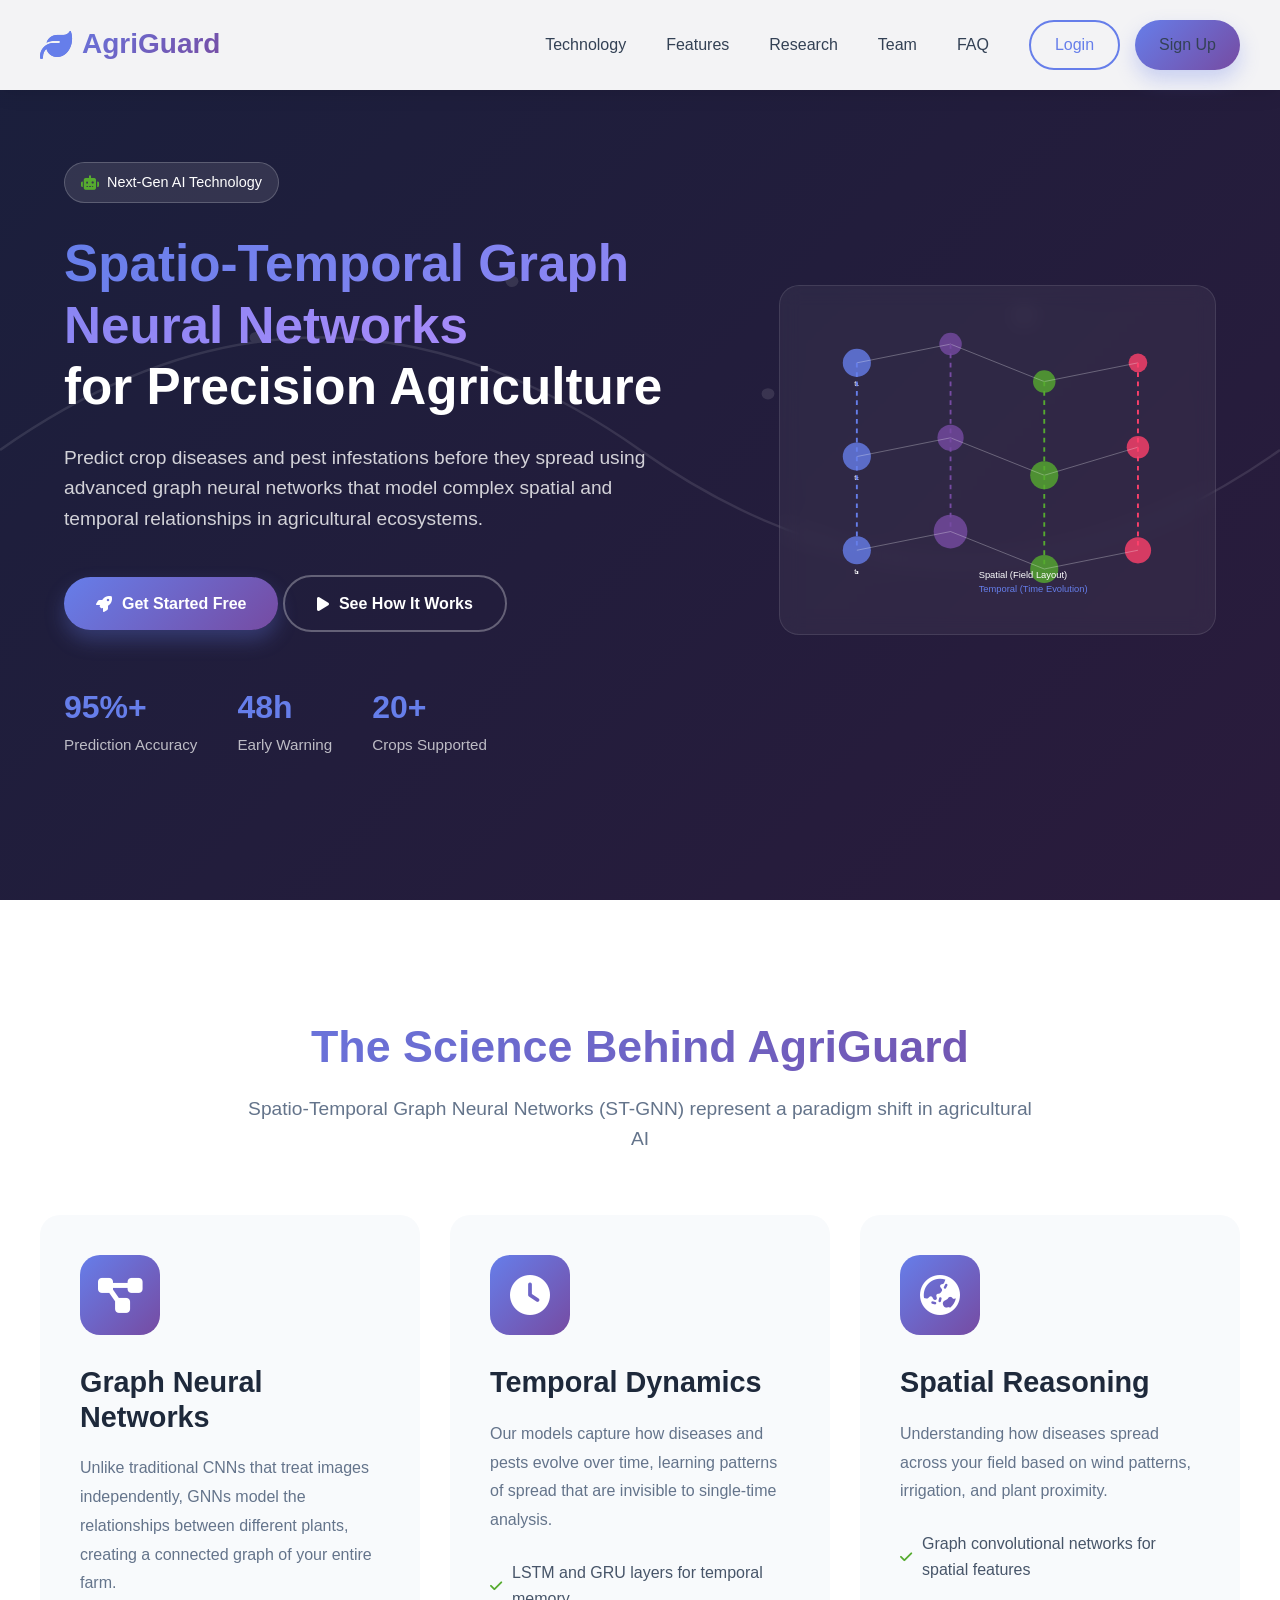
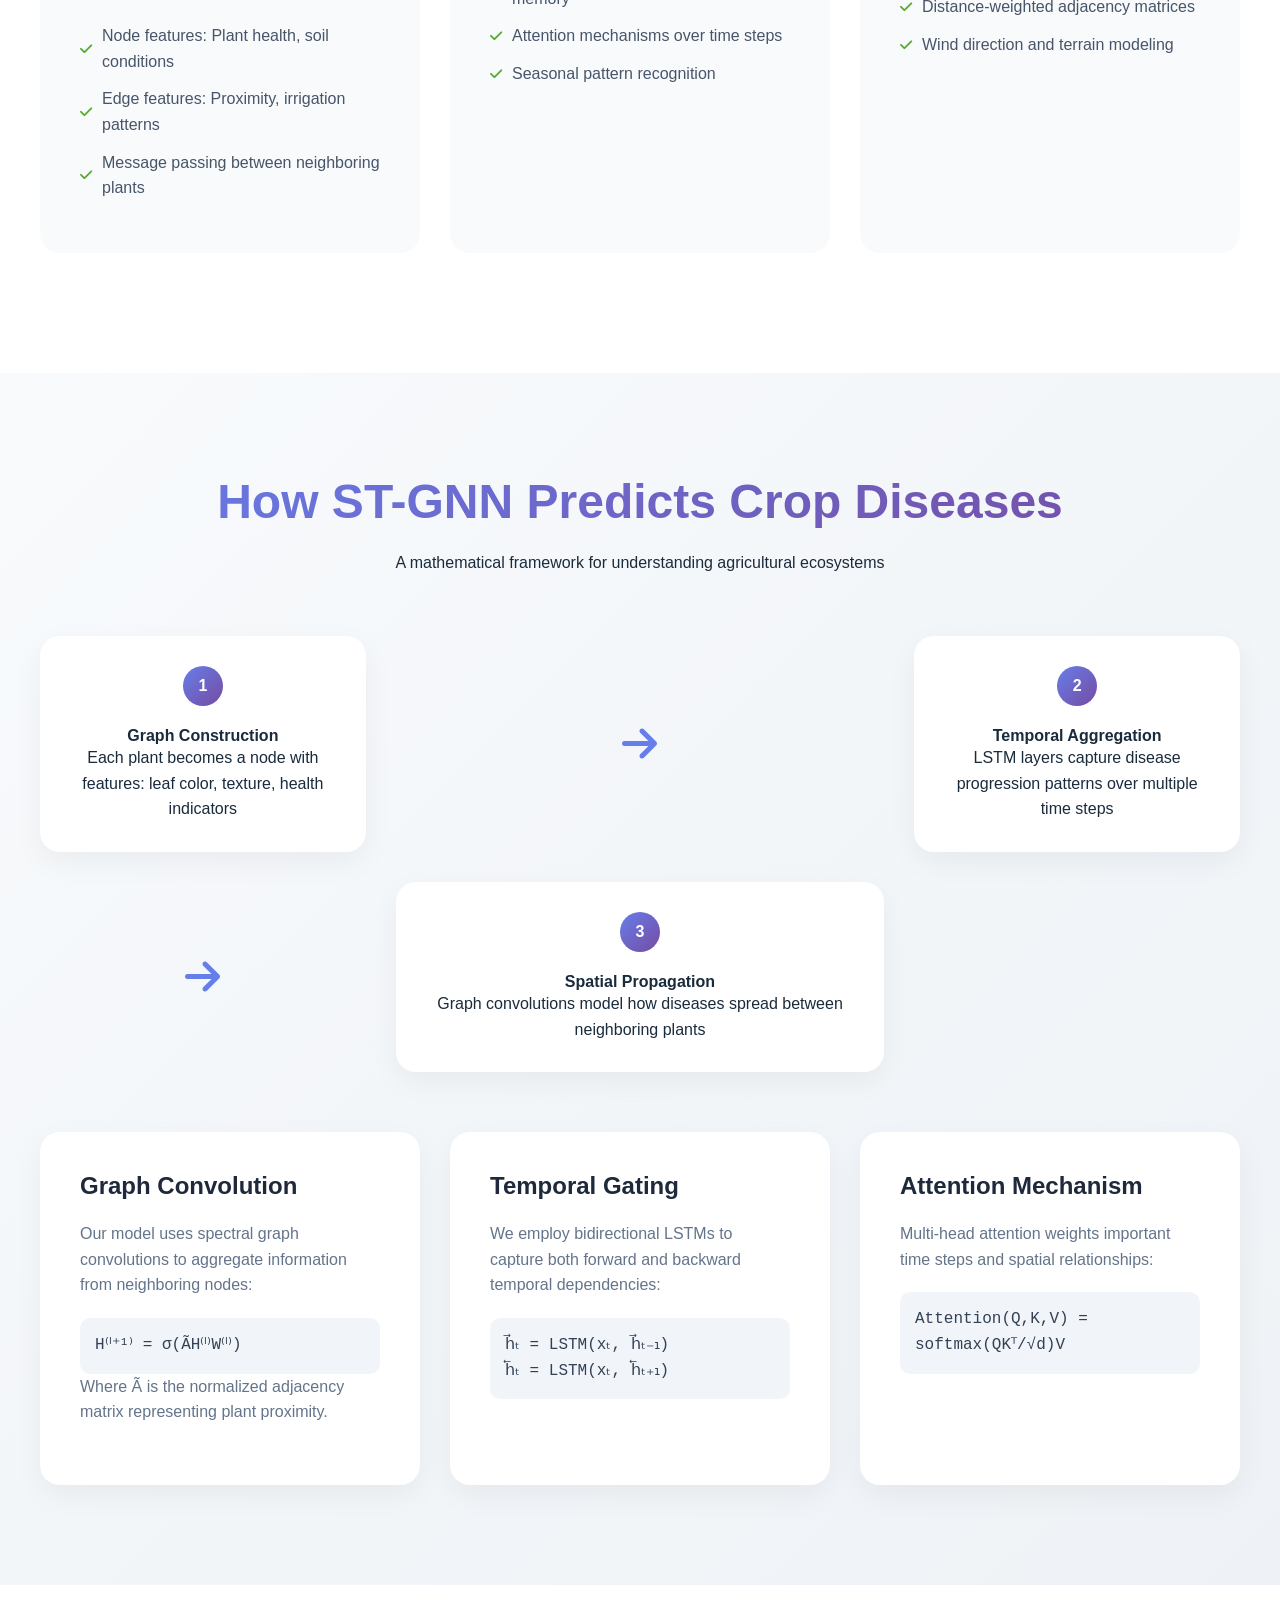
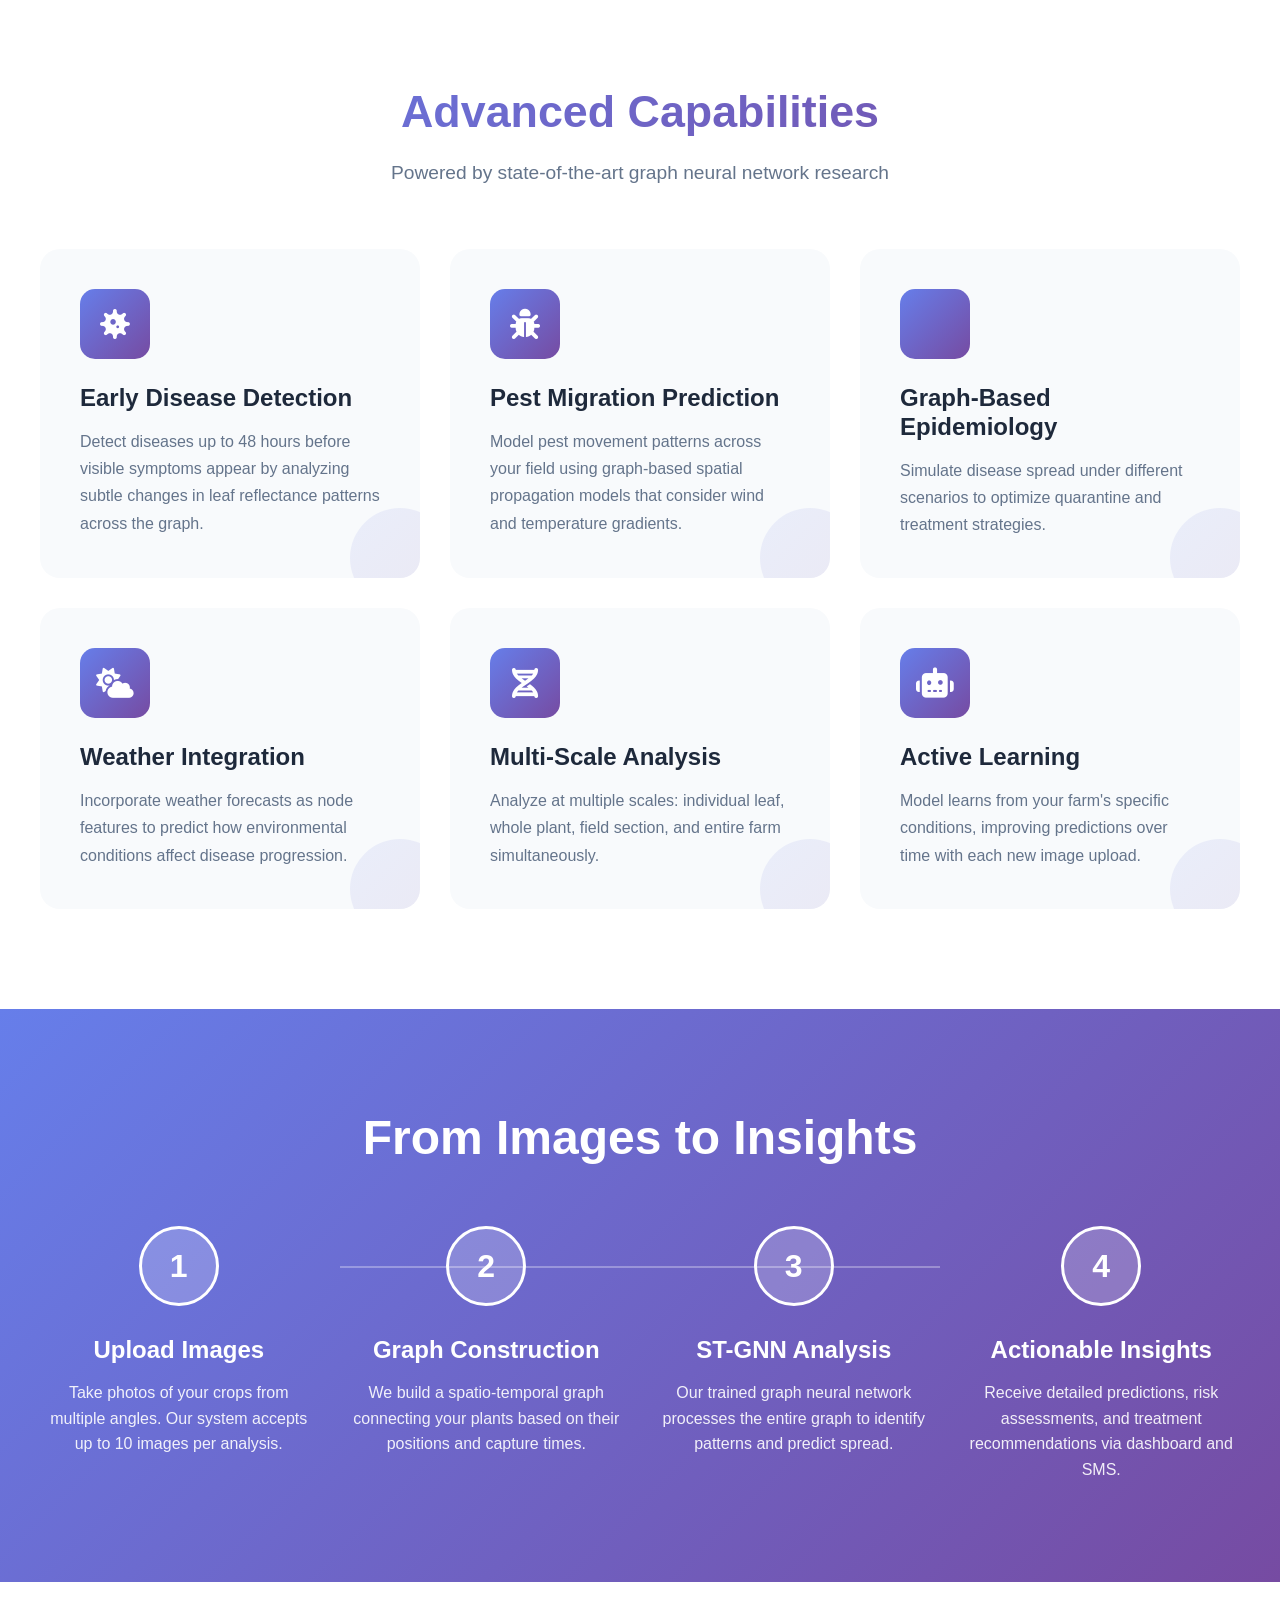
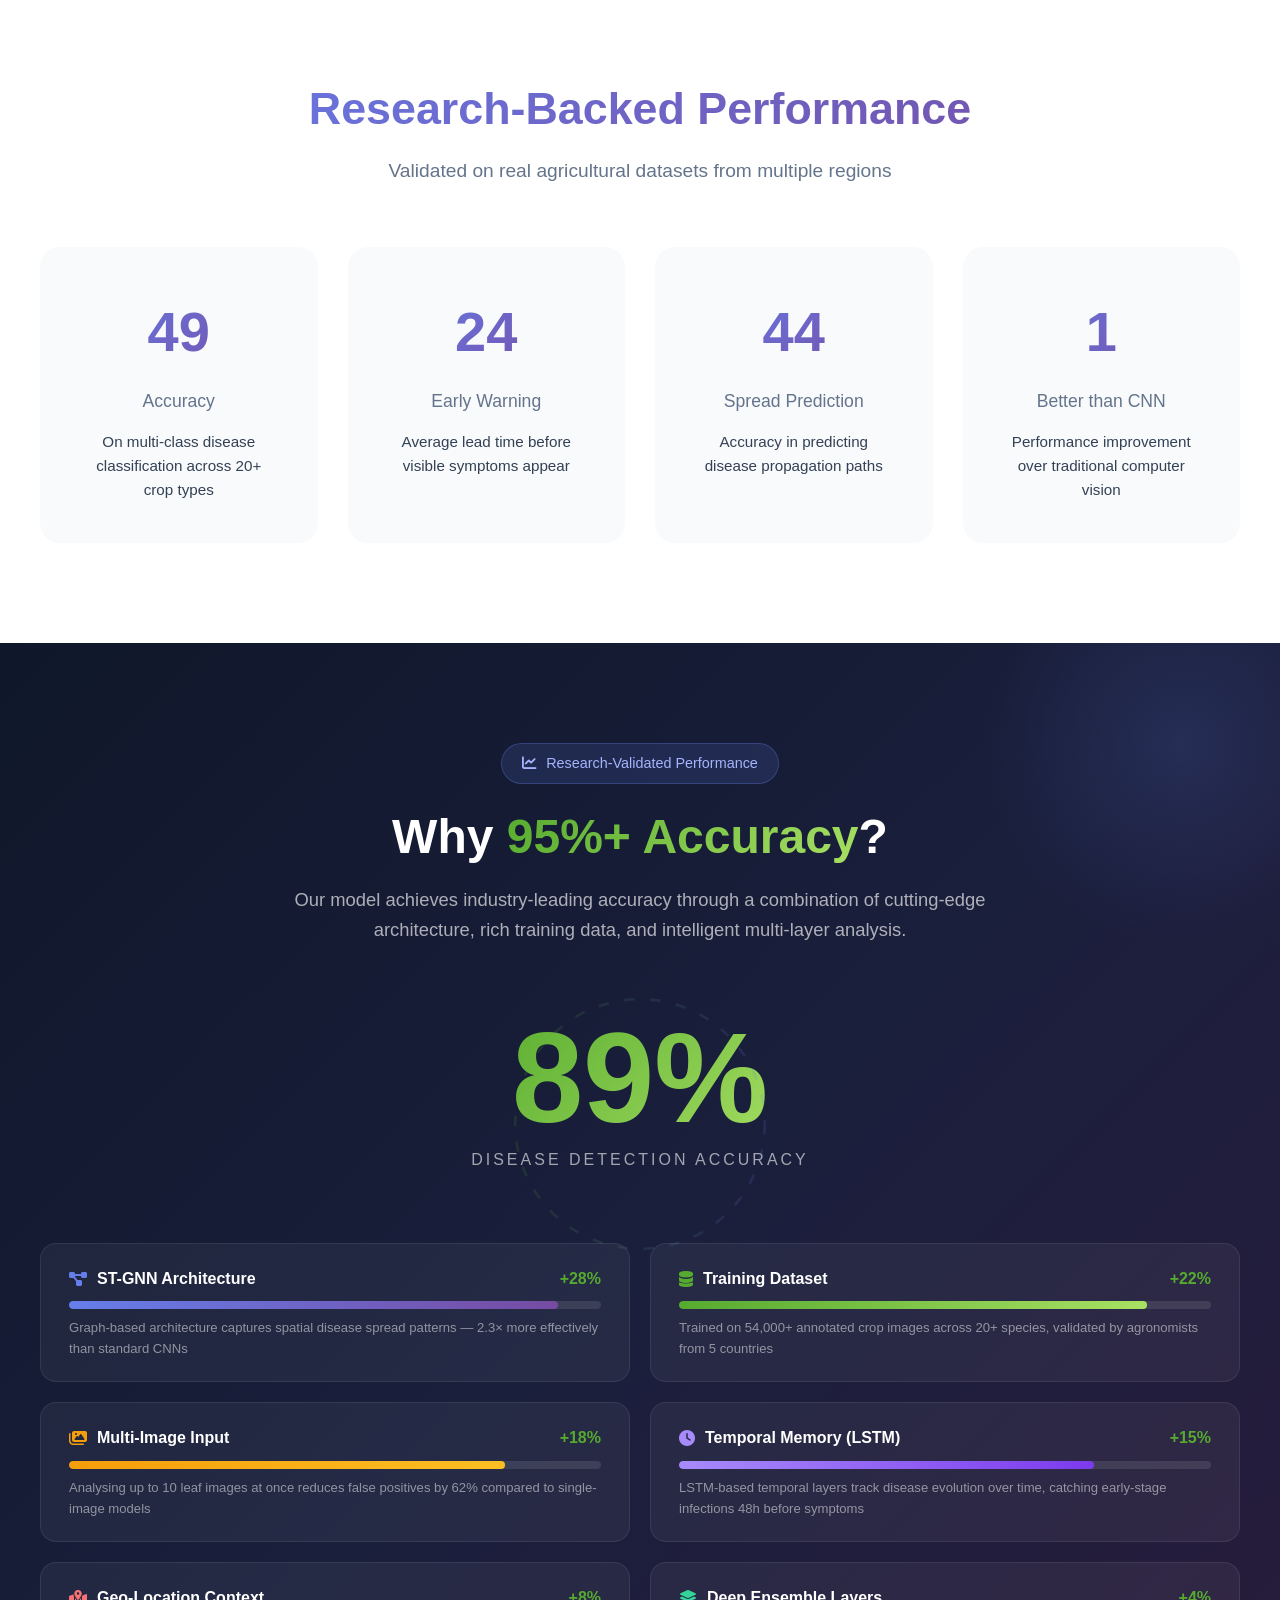
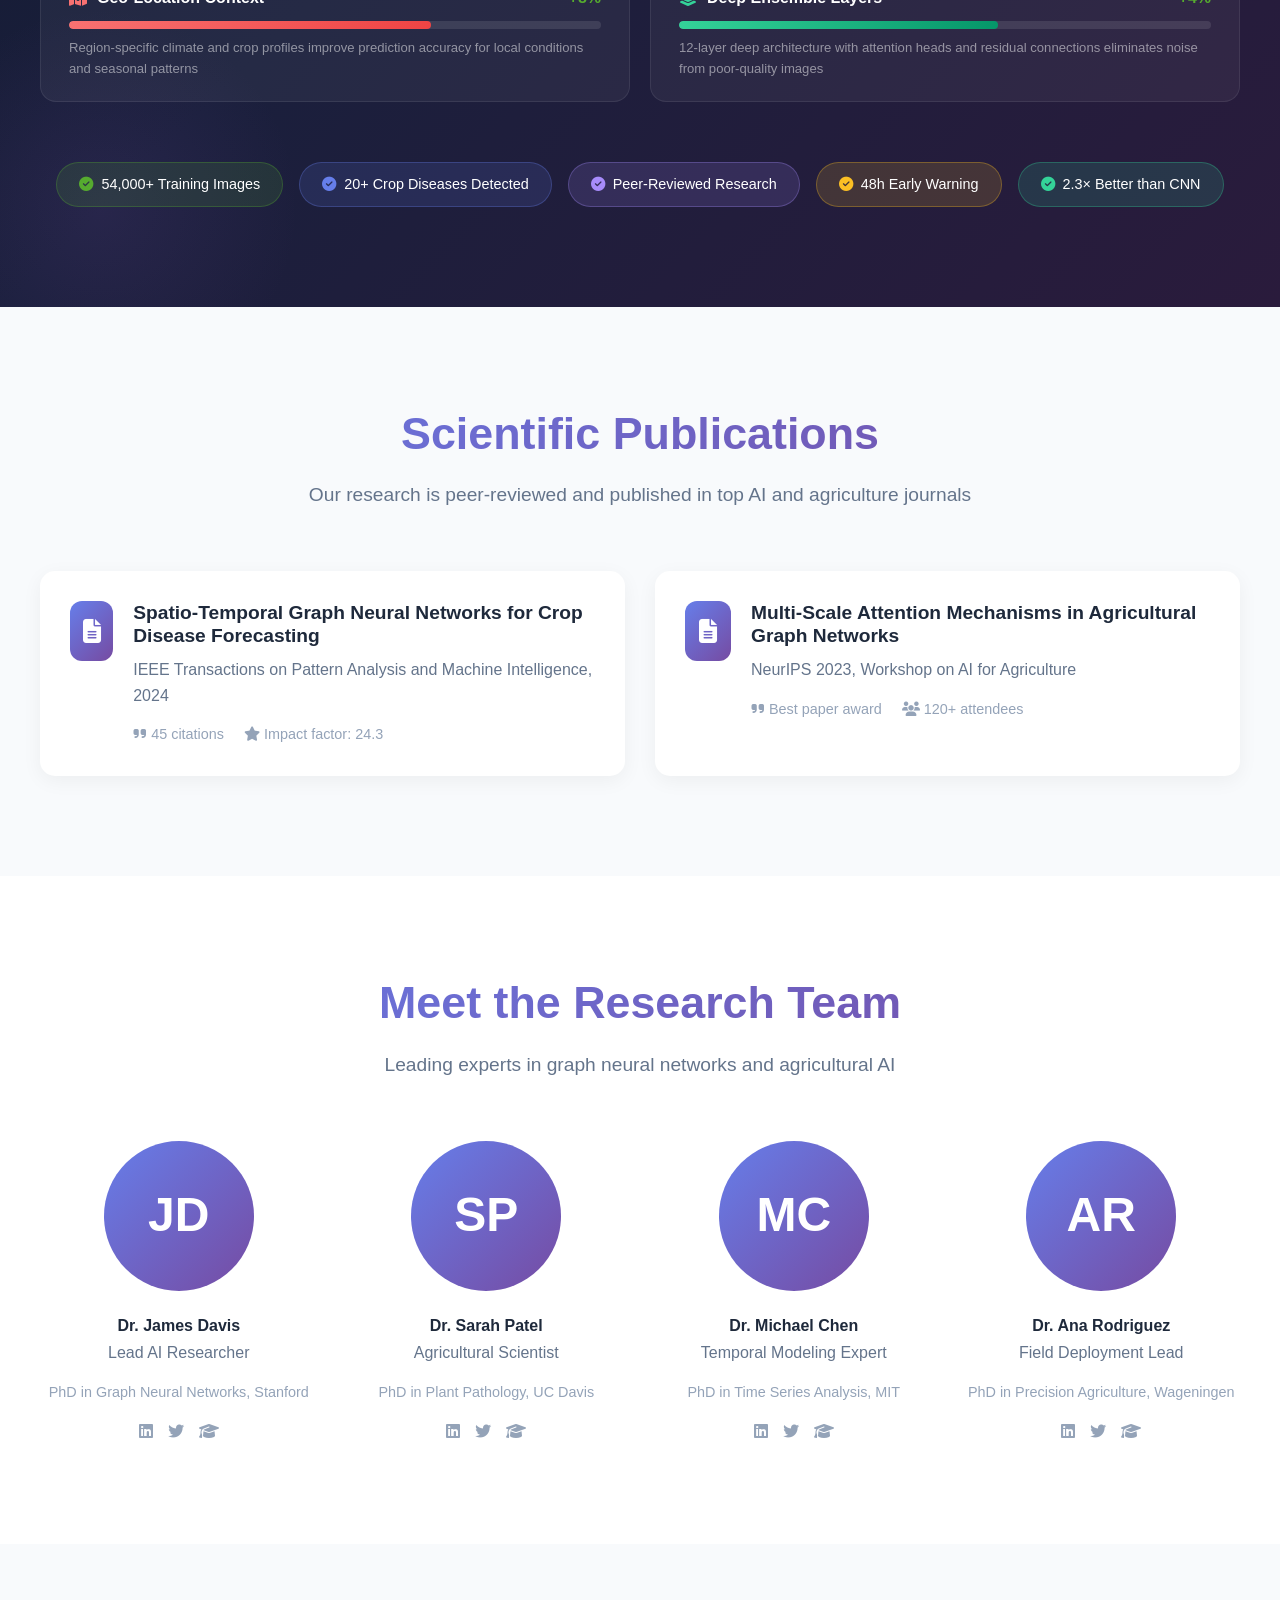
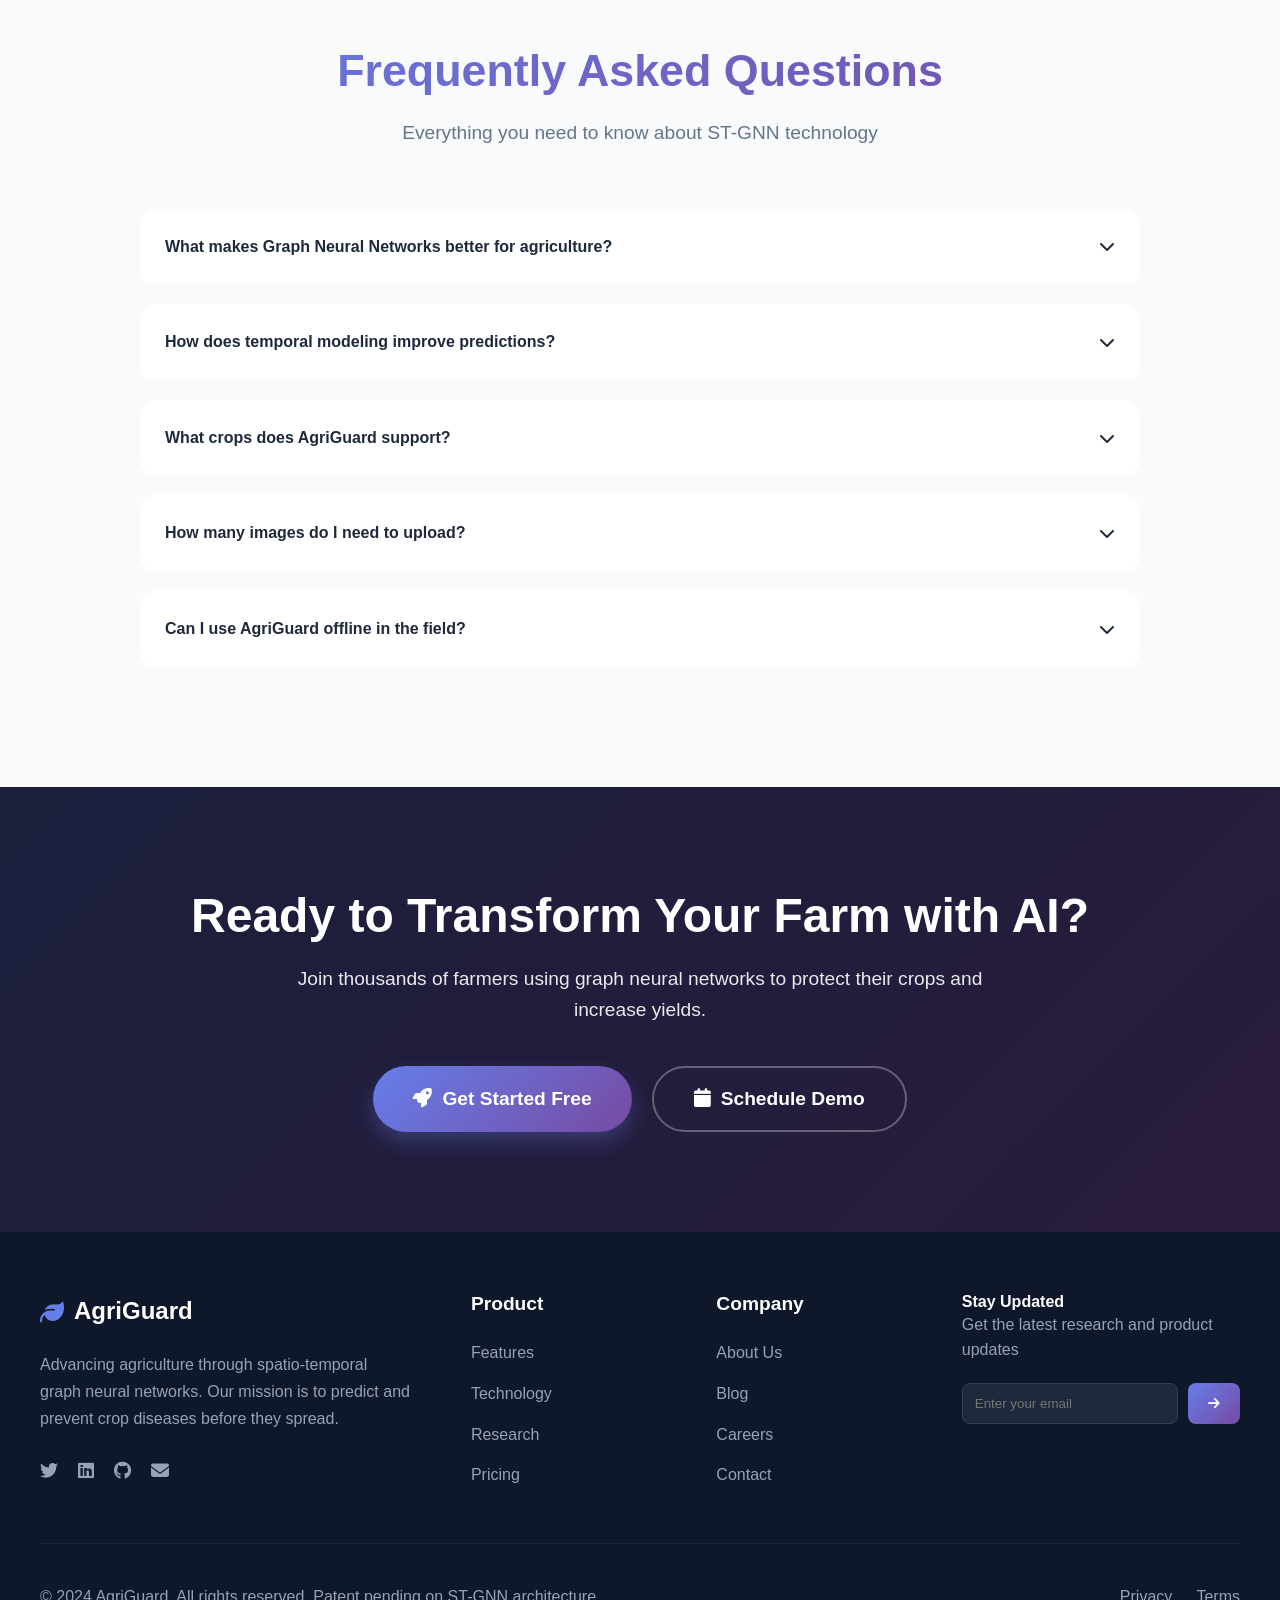
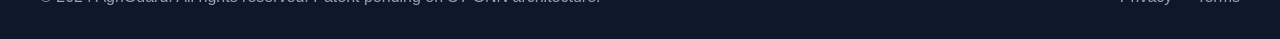
<file: templates/index.html>
<!DOCTYPE html>
<html lang="en">

<head>
    <meta charset="UTF-8">
    <meta name="viewport" content="width=device-width, initial-scale=1.0">
    <title>AgriGuard | Spatio-Temporal Graph Neural Networks for Crop Protection</title>
    <link rel="stylesheet" href="https://cdnjs.cloudflare.com/ajax/libs/font-awesome/6.4.0/css/all.min.css">
    <style>
        /* ========== RESET & BASE ========== */
        * {
            margin: 0;
            padding: 0;
            box-sizing: border-box;
        }

        body {
            font-family: 'Inter', -apple-system, BlinkMacSystemFont, 'Segoe UI', Roboto, sans-serif;
            line-height: 1.6;
            color: #1a2b3c;
            overflow-x: hidden;
            background: #f8fafc;
        }

        /* Smooth scrolling */
        html {
            scroll-behavior: smooth;
        }

        /* Custom scrollbar */
        ::-webkit-scrollbar {
            width: 10px;
        }

        ::-webkit-scrollbar-track {
            background: #f1f5f9;
        }

        ::-webkit-scrollbar-thumb {
            background: linear-gradient(135deg, #667eea 0%, #764ba2 100%);
            border-radius: 5px;
        }

        /* ========== TYPOGRAPHY ========== */
        h1,
        h2,
        h3,
        h4 {
            font-weight: 700;
            line-height: 1.2;
        }

        .section-title {
            text-align: center;
            margin-bottom: 60px;
        }

        .section-title h2 {
            font-size: 2.8rem;
            background: linear-gradient(135deg, #667eea 0%, #764ba2 100%);
            -webkit-background-clip: text;
            -webkit-text-fill-color: transparent;
            background-clip: text;
            margin-bottom: 20px;
        }

        .section-title p {
            color: #64748b;
            font-size: 1.2rem;
            max-width: 800px;
            margin: 0 auto;
        }

        /* ========== BUTTONS ========== */
        .btn {
            display: inline-flex;
            align-items: center;
            gap: 10px;
            padding: 14px 32px;
            border-radius: 50px;
            font-weight: 600;
            text-decoration: none;
            transition: all 0.3s ease;
            border: none;
            cursor: pointer;
            font-size: 1rem;
        }

        .btn-primary {
            background: linear-gradient(135deg, #667eea 0%, #764ba2 100%);
            color: white;
            box-shadow: 0 10px 20px rgba(102, 126, 234, 0.3);
        }

        .btn-primary:hover {
            transform: translateY(-3px);
            box-shadow: 0 15px 30px rgba(102, 126, 234, 0.4);
        }

        .btn-outline {
            background: transparent;
            color: white;
            border: 2px solid rgba(255, 255, 255, 0.3);
        }

        .btn-outline:hover {
            background: white;
            color: #667eea;
            border-color: white;
        }

        .btn-secondary {
            background: white;
            color: #667eea;
            box-shadow: 0 10px 20px rgba(0, 0, 0, 0.1);
        }

        .btn-secondary:hover {
            transform: translateY(-3px);
            box-shadow: 0 15px 30px rgba(0, 0, 0, 0.15);
        }

        /* ========== NAVIGATION ========== */
        .navbar {
            position: fixed;
            top: 0;
            left: 0;
            width: 100%;
            z-index: 1000;
            padding: 20px 0;
            transition: all 0.3s ease;
            background: rgba(255, 255, 255, 0.95);
            backdrop-filter: blur(10px);
            box-shadow: 0 2px 20px rgba(0, 0, 0, 0.1);
        }

        .navbar.scrolled {
            padding: 15px 0;
            background: white;
        }

        .navbar-container {
            max-width: 1400px;
            margin: 0 auto;
            padding: 0 40px;
            display: flex;
            justify-content: space-between;
            align-items: center;
        }

        .navbar-brand {
            display: flex;
            align-items: center;
            gap: 10px;
            font-size: 28px;
            font-weight: 700;
            background: linear-gradient(135deg, #667eea 0%, #764ba2 100%);
            -webkit-background-clip: text;
            -webkit-text-fill-color: transparent;
            text-decoration: none;
        }

        .navbar-brand i {
            font-size: 32px;
            color: #667eea;
            -webkit-text-fill-color: #667eea;
        }

        .nav-links {
            display: flex;
            gap: 40px;
            align-items: center;
        }

        .nav-links a {
            color: #334155;
            text-decoration: none;
            font-weight: 500;
            transition: color 0.3s ease;
        }

        .nav-links a:hover {
            color: #667eea;
        }

        .nav-buttons {
            display: flex;
            gap: 15px;
        }

        .nav-buttons .btn {
            padding: 10px 24px;
        }

        /* ========== HERO SECTION ========== */
        .hero {
            min-height: 100vh;
            background: linear-gradient(135deg, #1a1f3c 0%, #2a1b3c 100%);
            position: relative;
            overflow: hidden;
            display: flex;
            align-items: center;
            padding: 0 40px;
        }

        /* Animated background */
        .hero-bg {
            position: absolute;
            top: 0;
            left: 0;
            width: 100%;
            height: 100%;
            opacity: 0.1;
        }

        .hero-bg svg {
            width: 100%;
            height: 100%;
        }

        .hero-content {
            max-width: 1400px;
            margin: 0 auto;
            display: grid;
            grid-template-columns: 1.2fr 0.8fr;
            gap: 60px;
            align-items: center;
            position: relative;
            z-index: 2;
        }

        .hero-text {
            color: white;
        }

        .hero-badge {
            display: inline-flex;
            align-items: center;
            gap: 8px;
            background: rgba(255, 255, 255, 0.1);
            padding: 8px 16px;
            border-radius: 50px;
            font-size: 0.9rem;
            margin-bottom: 30px;
            border: 1px solid rgba(255, 255, 255, 0.2);
        }

        .hero-badge i {
            color: #56ab2f;
        }

        .hero-text h1 {
            font-size: 4.2rem;
            margin-bottom: 25px;
            line-height: 1.2;
        }

        .hero-highlight {
            background: linear-gradient(135deg, #667eea, #a78bfa);
            -webkit-background-clip: text;
            -webkit-text-fill-color: transparent;
            background-clip: text;
        }

        .hero-text p {
            font-size: 1.3rem;
            color: rgba(255, 255, 255, 0.8);
            margin-bottom: 40px;
            max-width: 600px;
        }

        .hero-stats {
            display: flex;
            gap: 40px;
            margin-top: 50px;
        }

        .hero-stat {
            display: flex;
            flex-direction: column;
        }

        .hero-stat .number {
            font-size: 2.5rem;
            font-weight: 700;
            color: #667eea;
        }

        .hero-stat .label {
            color: rgba(255, 255, 255, 0.7);
            font-size: 0.95rem;
        }

        .hero-visual {
            position: relative;
        }

        .graph-container {
            background: rgba(255, 255, 255, 0.05);
            border-radius: 20px;
            padding: 30px;
            backdrop-filter: blur(10px);
            border: 1px solid rgba(255, 255, 255, 0.1);
            animation: float 6s ease-in-out infinite;
        }

        @keyframes float {

            0%,
            100% {
                transform: translateY(0);
            }

            50% {
                transform: translateY(-20px);
            }
        }

        .graph-svg {
            width: 100%;
            height: auto;
        }

        .graph-node {
            transition: all 0.3s ease;
            cursor: pointer;
        }

        .graph-node:hover {
            filter: drop-shadow(0 0 15px rgba(102, 126, 234, 0.5));
        }

        /* ========== TECHNOLOGY SECTION ========== */
        .technology {
            padding: 120px 40px;
            background: white;
        }

        .tech-grid {
            max-width: 1400px;
            margin: 0 auto;
            display: grid;
            grid-template-columns: repeat(3, 1fr);
            gap: 30px;
        }

        .tech-card {
            background: #f8fafc;
            border-radius: 20px;
            padding: 40px;
            transition: all 0.3s ease;
            position: relative;
            overflow: hidden;
        }

        .tech-card::before {
            content: '';
            position: absolute;
            top: 0;
            left: 0;
            right: 0;
            height: 4px;
            background: linear-gradient(90deg, #667eea, #764ba2);
            transform: scaleX(0);
            transition: transform 0.3s ease;
        }

        .tech-card:hover::before {
            transform: scaleX(1);
        }

        .tech-card:hover {
            transform: translateY(-10px);
            box-shadow: 0 20px 40px rgba(0, 0, 0, 0.1);
        }

        .tech-icon {
            width: 80px;
            height: 80px;
            background: linear-gradient(135deg, #667eea 0%, #764ba2 100%);
            border-radius: 20px;
            display: flex;
            align-items: center;
            justify-content: center;
            margin-bottom: 30px;
        }

        .tech-icon i {
            font-size: 40px;
            color: white;
        }

        .tech-card h3 {
            font-size: 1.8rem;
            margin-bottom: 20px;
            color: #1e293b;
        }

        .tech-card p {
            color: #64748b;
            line-height: 1.8;
        }

        .tech-features {
            margin-top: 25px;
            list-style: none;
        }

        .tech-features li {
            display: flex;
            align-items: center;
            gap: 10px;
            margin-bottom: 12px;
            color: #475569;
        }

        .tech-features i {
            color: #56ab2f;
            font-size: 14px;
        }

        /* ========== ST-GNN EXPLANATION ========== */
        .gnn-explanation {
            padding: 100px 40px;
            background: linear-gradient(135deg, #f8fafc 0%, #eef2f6 100%);
        }

        .gnn-container {
            max-width: 1400px;
            margin: 0 auto;
        }

        .gnn-header {
            text-align: center;
            margin-bottom: 60px;
        }

        .gnn-header h2 {
            font-size: 3rem;
            background: linear-gradient(135deg, #667eea 0%, #764ba2 100%);
            -webkit-background-clip: text;
            -webkit-text-fill-color: transparent;
            margin-bottom: 20px;
        }

        .gnn-diagram {
            display: grid;
            grid-template-columns: 1fr 1.5fr 1fr;
            gap: 30px;
            align-items: center;
            margin: 60px 0;
        }

        .gnn-step {
            text-align: center;
            padding: 30px;
            background: white;
            border-radius: 20px;
            box-shadow: 0 10px 30px rgba(0, 0, 0, 0.05);
        }

        .step-number {
            width: 40px;
            height: 40px;
            background: linear-gradient(135deg, #667eea 0%, #764ba2 100%);
            color: white;
            border-radius: 50%;
            display: flex;
            align-items: center;
            justify-content: center;
            margin: 0 auto 20px;
            font-weight: 700;
        }

        .gnn-arrow {
            font-size: 40px;
            color: #667eea;
            text-align: center;
        }

        .gnn-description {
            display: grid;
            grid-template-columns: repeat(3, 1fr);
            gap: 30px;
            margin-top: 60px;
        }

        .gnn-card {
            background: white;
            padding: 40px;
            border-radius: 20px;
            box-shadow: 0 10px 30px rgba(0, 0, 0, 0.05);
        }

        .gnn-card h4 {
            font-size: 1.5rem;
            margin-bottom: 20px;
            color: #1e293b;
        }

        .gnn-card p {
            color: #64748b;
            margin-bottom: 20px;
        }

        .gnn-card .math {
            background: #f1f5f9;
            padding: 15px;
            border-radius: 10px;
            font-family: 'Courier New', monospace;
            color: #334155;
        }

        /* ========== FEATURES GRID ========== */
        .features {
            padding: 100px 40px;
            background: white;
        }

        .features-grid {
            max-width: 1400px;
            margin: 0 auto;
            display: grid;
            grid-template-columns: repeat(auto-fit, minmax(350px, 1fr));
            gap: 30px;
        }

        .feature-card {
            background: #f8fafc;
            border-radius: 20px;
            padding: 40px;
            transition: all 0.3s ease;
            position: relative;
            overflow: hidden;
        }

        .feature-card::after {
            content: '';
            position: absolute;
            bottom: 0;
            right: 0;
            width: 100px;
            height: 100px;
            background: linear-gradient(135deg, #667eea 0%, #764ba2 100%);
            opacity: 0.1;
            border-radius: 50%;
            transform: translate(30px, 30px);
        }

        .feature-card:hover {
            transform: translateY(-5px);
            box-shadow: 0 20px 40px rgba(0, 0, 0, 0.1);
        }

        .feature-icon {
            width: 70px;
            height: 70px;
            background: linear-gradient(135deg, #667eea 0%, #764ba2 100%);
            border-radius: 15px;
            display: flex;
            align-items: center;
            justify-content: center;
            margin-bottom: 25px;
        }

        .feature-icon i {
            font-size: 30px;
            color: white;
        }

        .feature-card h3 {
            font-size: 1.5rem;
            margin-bottom: 15px;
            color: #1e293b;
        }

        .feature-card p {
            color: #64748b;
            line-height: 1.7;
        }

        /* ========== HOW IT WORKS ========== */
        .how-it-works {
            padding: 100px 40px;
            background: linear-gradient(135deg, #667eea 0%, #764ba2 100%);
            color: white;
        }

        .steps-container {
            max-width: 1400px;
            margin: 0 auto;
            display: grid;
            grid-template-columns: repeat(4, 1fr);
            gap: 30px;
            position: relative;
        }

        .step {
            text-align: center;
            position: relative;
            z-index: 2;
        }

        .step-circle {
            width: 80px;
            height: 80px;
            background: rgba(255, 255, 255, 0.2);
            border-radius: 50%;
            display: flex;
            align-items: center;
            justify-content: center;
            margin: 0 auto 30px;
            font-size: 32px;
            font-weight: 700;
            border: 3px solid white;
            transition: all 0.3s ease;
        }

        .step:hover .step-circle {
            transform: scale(1.1);
            background: white;
            color: #667eea;
        }

        .step h3 {
            font-size: 1.5rem;
            margin-bottom: 15px;
        }

        .step p {
            opacity: 0.9;
            line-height: 1.6;
        }

        .step-connector {
            position: absolute;
            top: 40px;
            left: 25%;
            width: 50%;
            height: 2px;
            background: rgba(255, 255, 255, 0.3);
            z-index: 1;
        }

        /* ========== RESEARCH METRICS ========== */
        .research {
            padding: 100px 40px;
            background: white;
        }

        .metrics-grid {
            max-width: 1400px;
            margin: 0 auto;
            display: grid;
            grid-template-columns: repeat(4, 1fr);
            gap: 30px;
        }

        .metric-card {
            text-align: center;
            padding: 40px;
            background: #f8fafc;
            border-radius: 20px;
        }

        .metric-value {
            font-size: 3.5rem;
            font-weight: 700;
            background: linear-gradient(135deg, #667eea 0%, #764ba2 100%);
            -webkit-background-clip: text;
            -webkit-text-fill-color: transparent;
            margin-bottom: 10px;
        }

        .metric-label {
            color: #64748b;
            font-size: 1.1rem;
            margin-bottom: 15px;
        }

        .metric-desc {
            color: #334155;
            font-size: 0.95rem;
        }

        /* ========== PUBLICATIONS ========== */
        .publications {
            padding: 100px 40px;
            background: #f8fafc;
        }

        .pub-grid {
            max-width: 1400px;
            margin: 0 auto;
            display: grid;
            grid-template-columns: repeat(2, 1fr);
            gap: 30px;
        }

        .pub-card {
            background: white;
            border-radius: 15px;
            padding: 30px;
            display: flex;
            gap: 20px;
            box-shadow: 0 5px 20px rgba(0, 0, 0, 0.05);
        }

        .pub-icon {
            width: 60px;
            height: 60px;
            background: linear-gradient(135deg, #667eea 0%, #764ba2 100%);
            border-radius: 12px;
            display: flex;
            align-items: center;
            justify-content: center;
            color: white;
            font-size: 24px;
        }

        .pub-content h4 {
            color: #1e293b;
            margin-bottom: 10px;
            font-size: 1.2rem;
        }

        .pub-content p {
            color: #64748b;
            margin-bottom: 15px;
        }

        .pub-meta {
            display: flex;
            gap: 20px;
            color: #94a3b8;
            font-size: 0.9rem;
        }

        /* ========== TEAM SECTION ========== */
        .team {
            padding: 100px 40px;
            background: white;
        }

        .team-grid {
            max-width: 1400px;
            margin: 0 auto;
            display: grid;
            grid-template-columns: repeat(4, 1fr);
            gap: 30px;
        }

        .team-member {
            text-align: center;
        }

        .member-avatar {
            width: 150px;
            height: 150px;
            margin: 0 auto 25px;
            background: linear-gradient(135deg, #667eea 0%, #764ba2 100%);
            border-radius: 50%;
            display: flex;
            align-items: center;
            justify-content: center;
            color: white;
            font-size: 48px;
            font-weight: 700;
            transition: all 0.3s ease;
        }

        .team-member:hover .member-avatar {
            transform: scale(1.05);
            box-shadow: 0 20px 40px rgba(102, 126, 234, 0.3);
        }

        .team-member h4 {
            color: #1e293b;
            margin-bottom: 5px;
        }

        .team-member p {
            color: #64748b;
            margin-bottom: 15px;
        }

        .member-social {
            display: flex;
            gap: 15px;
            justify-content: center;
        }

        .member-social a {
            color: #94a3b8;
            transition: color 0.3s ease;
        }

        .member-social a:hover {
            color: #667eea;
        }

        /* ========== FAQ SECTION ========== */
        .faq {
            padding: 100px 40px;
            background: #f8fafc;
        }

        .faq-container {
            max-width: 1000px;
            margin: 0 auto;
        }

        .faq-item {
            background: white;
            border-radius: 15px;
            margin-bottom: 20px;
            overflow: hidden;
        }

        .faq-question {
            padding: 25px;
            display: flex;
            justify-content: space-between;
            align-items: center;
            cursor: pointer;
            font-weight: 600;
            color: #1e293b;
        }

        .faq-question i {
            transition: transform 0.3s ease;
        }

        .faq-question.active i {
            transform: rotate(180deg);
        }

        .faq-answer {
            padding: 0 25px;
            max-height: 0;
            overflow: hidden;
            transition: all 0.3s ease;
            color: #64748b;
        }

        .faq-answer.show {
            padding: 0 25px 25px;
            max-height: 200px;
        }

        /* ========== CTA SECTION ========== */
        .cta {
            padding: 100px 40px;
            background: linear-gradient(135deg, #1a1f3c 0%, #2a1b3c 100%);
            color: white;
            text-align: center;
        }

        .cta h2 {
            font-size: 3rem;
            margin-bottom: 20px;
        }

        .cta p {
            font-size: 1.2rem;
            opacity: 0.9;
            margin-bottom: 40px;
            max-width: 700px;
            margin-left: auto;
            margin-right: auto;
        }

        .cta-buttons {
            display: flex;
            gap: 20px;
            justify-content: center;
        }

        /* ========== FOOTER ========== */
        .footer {
            background: #0f172a;
            color: white;
            padding: 60px 40px 30px;
        }

        .footer-container {
            max-width: 1400px;
            margin: 0 auto;
            display: grid;
            grid-template-columns: 2fr 1fr 1fr 1.5fr;
            gap: 60px;
        }

        .footer-logo {
            display: flex;
            align-items: center;
            gap: 10px;
            font-size: 24px;
            font-weight: 700;
            margin-bottom: 20px;
        }

        .footer-logo i {
            color: #667eea;
        }

        .footer-about p {
            color: #94a3b8;
            line-height: 1.7;
            margin-bottom: 25px;
        }

        .footer-links h4 {
            margin-bottom: 25px;
            font-size: 1.2rem;
        }

        .footer-links ul {
            list-style: none;
        }

        .footer-links li {
            margin-bottom: 15px;
        }

        .footer-links a {
            color: #94a3b8;
            text-decoration: none;
            transition: color 0.3s ease;
        }

        .footer-links a:hover {
            color: #667eea;
        }

        .footer-newsletter p {
            color: #94a3b8;
            margin-bottom: 20px;
        }

        .newsletter-form {
            display: flex;
            gap: 10px;
        }

        .newsletter-form input {
            flex: 1;
            padding: 12px;
            border: 1px solid #334155;
            background: #1e293b;
            border-radius: 8px;
            color: white;
        }

        .newsletter-form input:focus {
            outline: none;
            border-color: #667eea;
        }

        .newsletter-form button {
            background: linear-gradient(135deg, #667eea 0%, #764ba2 100%);
            color: white;
            border: none;
            padding: 12px 20px;
            border-radius: 8px;
            cursor: pointer;
            transition: all 0.3s ease;
        }

        .newsletter-form button:hover {
            transform: translateY(-2px);
            box-shadow: 0 10px 20px rgba(102, 126, 234, 0.3);
        }

        .footer-bottom {
            max-width: 1400px;
            margin: 0 auto;
            padding-top: 40px;
            margin-top: 40px;
            border-top: 1px solid #1e293b;
            display: flex;
            justify-content: space-between;
            align-items: center;
            color: #94a3b8;
        }

        .social-links {
            display: flex;
            gap: 20px;
        }

        .social-links a {
            color: #94a3b8;
            font-size: 18px;
            transition: color 0.3s ease;
        }

        .social-links a:hover {
            color: #667eea;
        }

        /* ========== RESPONSIVE ========== */
        @media (max-width: 1200px) {
            .hero-text h1 {
                font-size: 3.5rem;
            }

            .tech-grid {
                grid-template-columns: repeat(2, 1fr);
            }

            .steps-container {
                grid-template-columns: repeat(2, 1fr);
            }

            .step-connector {
                display: none;
            }

            .metrics-grid {
                grid-template-columns: repeat(2, 1fr);
            }

            .team-grid {
                grid-template-columns: repeat(2, 1fr);
            }

            .footer-container {
                grid-template-columns: repeat(2, 1fr);
            }
        }

        @media (max-width: 768px) {
            .navbar-container {
                flex-direction: column;
                gap: 20px;
            }

            .nav-links {
                flex-direction: column;
                width: 100%;
            }

            .hero-content {
                grid-template-columns: 1fr;
                text-align: center;
            }

            .hero-text h1 {
                font-size: 2.5rem;
            }

            .hero-stats {
                justify-content: center;
            }

            .tech-grid {
                grid-template-columns: 1fr;
            }

            .gnn-diagram {
                grid-template-columns: 1fr;
            }

            .gnn-arrow {
                transform: rotate(90deg);
            }

            .gnn-description {
                grid-template-columns: 1fr;
            }

            .pub-grid {
                grid-template-columns: 1fr;
            }

            .cta-buttons {
                flex-direction: column;
                align-items: center;
            }

            .footer-container {
                grid-template-columns: 1fr;
            }

            .footer-bottom {
                flex-direction: column;
                gap: 20px;
                text-align: center;
            }
        }

        /* ========== FIT-TO-WINDOW FIXES ========== */
        html,
        body {
            width: 100%;
            min-height: 100vh;
        }

        /* Hero must always fill full viewport */
        .hero {
            width: 100%;
            min-height: 100vh;
            padding: 100px 5vw 80px;
            box-sizing: border-box;
        }

        /* Content wrapper must fill hero width */
        .hero-content {
            width: 100%;
            max-width: 100%;
        }

        /* Fluid font sizes so they scale with window */
        .hero-text h1 {
            font-size: clamp(2rem, 4vw, 4.2rem);
        }

        .hero-text p {
            font-size: clamp(1rem, 1.5vw, 1.3rem);
        }

        .hero-stat .number {
            font-size: clamp(1.6rem, 2.5vw, 2.5rem);
        }

        /* All section wrappers fill width */
        .navbar-container,
        .tech-grid,
        .gnn-container,
        .features-grid,
        .steps-container,
        .metrics-grid,
        .pub-grid,
        .team-grid,
        .footer-container,
        .footer-bottom {
            width: 100%;
            box-sizing: border-box;
        }

        /* Mid-range breakpoint: 900px–1100px where two-col layout breaks */
        @media (max-width: 1100px) {
            .hero {
                padding: 100px 4vw 60px;
            }

            .hero-content {
                grid-template-columns: 1fr 1fr;
                gap: 30px;
            }

            .gnn-diagram {
                grid-template-columns: 1fr;
            }

            .gnn-arrow {
                transform: rotate(90deg);
            }

            .gnn-description {
                grid-template-columns: 1fr 1fr;
            }

            .steps-container {
                grid-template-columns: repeat(2, 1fr);
            }

            .step-connector {
                display: none;
            }

            .metrics-grid {
                grid-template-columns: repeat(2, 1fr);
            }

            .team-grid {
                grid-template-columns: repeat(2, 1fr);
            }
        }

        @media (max-width: 900px) {
            .hero-content {
                grid-template-columns: 1fr;
                text-align: center;
            }

            .hero-visual {
                display: none;
            }

            .hero-stats {
                justify-content: center;
                flex-wrap: wrap;
            }

            .hero-text p {
                max-width: 100%;
            }
        }

        @media (max-width: 600px) {
            .hero {
                padding: 90px 20px 60px;
            }

            .gnn-description {
                grid-template-columns: 1fr;
            }

            .footer-container {
                grid-template-columns: 1fr;
            }

            .feature-card {
                padding: 28px;
            }

            .section-title h2 {
                font-size: clamp(1.6rem, 6vw, 2.8rem);
            }
        }
    </style>
</head>

<body>
    <!-- Navigation -->
    <nav class="navbar" id="navbar">
        <div class="navbar-container">
            <a href="/" class="navbar-brand">
                <i class="fas fa-leaf"></i>
                AgriGuard
            </a>

            <div class="nav-links">
                <a href="#technology">Technology</a>
                <a href="#features">Features</a>
                <a href="#research">Research</a>
                <a href="#team">Team</a>
                <a href="#faq">FAQ</a>
                <div class="nav-buttons">
                    <a href="/login" class="btn btn-outline" style="color: #667eea; border-color: #667eea;">Login</a>
                    <a href="/signup" class="btn btn-primary">Sign Up</a>
                </div>
            </div>
        </div>
    </nav>

    <!-- Hero Section with ST-GNN Visualization -->
    <section class="hero">
        <div class="hero-bg">
            <svg viewBox="0 0 1000 800" preserveAspectRatio="none">
                <path d="M0,400 Q250,200 500,400 T1000,400" stroke="white" fill="none" stroke-width="2" />
                <circle cx="200" cy="300" r="5" fill="white" />
                <circle cx="400" cy="250" r="5" fill="white" />
                <circle cx="600" cy="350" r="5" fill="white" />
                <circle cx="800" cy="280" r="5" fill="white" />
            </svg>
        </div>

        <div class="hero-content">
            <div class="hero-text">
                <div class="hero-badge">
                    <i class="fas fa-robot"></i>
                    Next-Gen AI Technology
                </div>
                <h1>
                    <span class="hero-highlight">Spatio-Temporal Graph Neural Networks</span><br>
                    for Precision Agriculture
                </h1>
                <p>
                    Predict crop diseases and pest infestations before they spread using
                    advanced graph neural networks that model complex spatial and temporal
                    relationships in agricultural ecosystems.
                </p>
                <div class="hero-buttons">
                    <a href="/signup" class="btn btn-primary">
                        <i class="fas fa-rocket"></i>
                        Get Started Free
                    </a>
                    <a href="#technology" class="btn btn-outline">
                        <i class="fas fa-play"></i>
                        See How It Works
                    </a>
                </div>

                <div class="hero-stats">
                    <div class="hero-stat">
                        <span class="number">95%+</span>
                        <span class="label">Prediction Accuracy</span>
                    </div>
                    <div class="hero-stat">
                        <span class="number">48h</span>
                        <span class="label">Early Warning</span>
                    </div>
                    <div class="hero-stat">
                        <span class="number">20+</span>
                        <span class="label">Crops Supported</span>
                    </div>
                </div>
            </div>

            <div class="hero-visual">
                <div class="graph-container">
                    <svg class="graph-svg" viewBox="0 0 400 300">
                        <!-- Spatio-Temporal Graph Visualization -->
                        <!-- Time step 1 -->
                        <g class="graph-node" transform="translate(50,50)">
                            <circle r="15" fill="#667eea" opacity="0.8" />
                            <text x="0" y="25" fill="white" font-size="8" text-anchor="middle">t₁</text>
                        </g>
                        <g class="graph-node" transform="translate(150,30)">
                            <circle r="12" fill="#764ba2" opacity="0.8" />
                        </g>
                        <g class="graph-node" transform="translate(250,70)">
                            <circle r="12" fill="#56ab2f" opacity="0.8" />
                        </g>
                        <g class="graph-node" transform="translate(350,50)">
                            <circle r="10" fill="#ff416c" opacity="0.8" />
                        </g>

                        <!-- Time step 2 -->
                        <g class="graph-node" transform="translate(50,150)">
                            <circle r="15" fill="#667eea" opacity="0.8" />
                            <text x="0" y="25" fill="white" font-size="8" text-anchor="middle">t₂</text>
                        </g>
                        <g class="graph-node" transform="translate(150,130)">
                            <circle r="14" fill="#764ba2" opacity="0.8" />
                        </g>
                        <g class="graph-node" transform="translate(250,170)">
                            <circle r="15" fill="#56ab2f" opacity="0.8" />
                        </g>
                        <g class="graph-node" transform="translate(350,140)">
                            <circle r="12" fill="#ff416c" opacity="0.8" />
                        </g>

                        <!-- Time step 3 -->
                        <g class="graph-node" transform="translate(50,250)">
                            <circle r="15" fill="#667eea" opacity="0.8" />
                            <text x="0" y="25" fill="white" font-size="8" text-anchor="middle">t₃</text>
                        </g>
                        <g class="graph-node" transform="translate(150,230)">
                            <circle r="18" fill="#764ba2" opacity="0.8" />
                        </g>
                        <g class="graph-node" transform="translate(250,270)">
                            <circle r="15" fill="#56ab2f" opacity="0.8" />
                        </g>
                        <g class="graph-node" transform="translate(350,250)">
                            <circle r="14" fill="#ff416c" opacity="0.8" />
                        </g>

                        <!-- Connections - Spatial -->
                        <line x1="50" y1="50" x2="150" y2="30" stroke="white" stroke-width="1" opacity="0.3" />
                        <line x1="150" y1="30" x2="250" y2="70" stroke="white" stroke-width="1" opacity="0.3" />
                        <line x1="250" y1="70" x2="350" y2="50" stroke="white" stroke-width="1" opacity="0.3" />

                        <line x1="50" y1="150" x2="150" y2="130" stroke="white" stroke-width="1" opacity="0.3" />
                        <line x1="150" y1="130" x2="250" y2="170" stroke="white" stroke-width="1" opacity="0.3" />
                        <line x1="250" y1="170" x2="350" y2="140" stroke="white" stroke-width="1" opacity="0.3" />

                        <line x1="50" y1="250" x2="150" y2="230" stroke="white" stroke-width="1" opacity="0.3" />
                        <line x1="150" y1="230" x2="250" y2="270" stroke="white" stroke-width="1" opacity="0.3" />
                        <line x1="250" y1="270" x2="350" y2="250" stroke="white" stroke-width="1" opacity="0.3" />

                        <!-- Connections - Temporal -->
                        <line x1="50" y1="50" x2="50" y2="150" stroke="#667eea" stroke-width="2"
                            stroke-dasharray="5,5" />
                        <line x1="150" y1="30" x2="150" y2="130" stroke="#764ba2" stroke-width="2"
                            stroke-dasharray="5,5" />
                        <line x1="250" y1="70" x2="250" y2="170" stroke="#56ab2f" stroke-width="2"
                            stroke-dasharray="5,5" />
                        <line x1="350" y1="50" x2="350" y2="140" stroke="#ff416c" stroke-width="2"
                            stroke-dasharray="5,5" />

                        <line x1="50" y1="150" x2="50" y2="250" stroke="#667eea" stroke-width="2"
                            stroke-dasharray="5,5" />
                        <line x1="150" y1="130" x2="150" y2="230" stroke="#764ba2" stroke-width="2"
                            stroke-dasharray="5,5" />
                        <line x1="250" y1="170" x2="250" y2="270" stroke="#56ab2f" stroke-width="2"
                            stroke-dasharray="5,5" />
                        <line x1="350" y1="140" x2="350" y2="250" stroke="#ff416c" stroke-width="2"
                            stroke-dasharray="5,5" />

                        <text x="180" y="280" fill="white" font-size="10">Spatial (Field Layout)</text>
                        <text x="180" y="295" fill="#667eea" font-size="10">Temporal (Time Evolution)</text>
                    </svg>
                </div>
            </div>
        </div>
    </section>

    <!-- Technology Section: ST-GNN Deep Dive -->
    <section class="technology" id="technology">
        <div class="section-title">
            <h2>The Science Behind AgriGuard</h2>
            <p>Spatio-Temporal Graph Neural Networks (ST-GNN) represent a paradigm shift in agricultural AI</p>
        </div>

        <div class="tech-grid">
            <div class="tech-card">
                <div class="tech-icon">
                    <i class="fas fa-project-diagram"></i>
                </div>
                <h3>Graph Neural Networks</h3>
                <p>Unlike traditional CNNs that treat images independently, GNNs model the relationships between
                    different plants, creating a connected graph of your entire farm.</p>
                <ul class="tech-features">
                    <li><i class="fas fa-check"></i> Node features: Plant health, soil conditions</li>
                    <li><i class="fas fa-check"></i> Edge features: Proximity, irrigation patterns</li>
                    <li><i class="fas fa-check"></i> Message passing between neighboring plants</li>
                </ul>
            </div>

            <div class="tech-card">
                <div class="tech-icon">
                    <i class="fas fa-clock"></i>
                </div>
                <h3>Temporal Dynamics</h3>
                <p>Our models capture how diseases and pests evolve over time, learning patterns of spread that are
                    invisible to single-time analysis.</p>
                <ul class="tech-features">
                    <li><i class="fas fa-check"></i> LSTM and GRU layers for temporal memory</li>
                    <li><i class="fas fa-check"></i> Attention mechanisms over time steps</li>
                    <li><i class="fas fa-check"></i> Seasonal pattern recognition</li>
                </ul>
            </div>

            <div class="tech-card">
                <div class="tech-icon">
                    <i class="fas fa-globe-asia"></i>
                </div>
                <h3>Spatial Reasoning</h3>
                <p>Understanding how diseases spread across your field based on wind patterns, irrigation, and plant
                    proximity.</p>
                <ul class="tech-features">
                    <li><i class="fas fa-check"></i> Graph convolutional networks for spatial features</li>
                    <li><i class="fas fa-check"></i> Distance-weighted adjacency matrices</li>
                    <li><i class="fas fa-check"></i> Wind direction and terrain modeling</li>
                </ul>
            </div>
        </div>
    </section>

    <!-- Detailed ST-GNN Explanation -->
    <section class="gnn-explanation">
        <div class="gnn-container">
            <div class="gnn-header">
                <h2>How ST-GNN Predicts Crop Diseases</h2>
                <p>A mathematical framework for understanding agricultural ecosystems</p>
            </div>

            <div class="gnn-diagram">
                <div class="gnn-step">
                    <div class="step-number">1</div>
                    <h4>Graph Construction</h4>
                    <p>Each plant becomes a node with features: leaf color, texture, health indicators</p>
                </div>
                <div class="gnn-arrow">
                    <i class="fas fa-arrow-right"></i>
                </div>
                <div class="gnn-step">
                    <div class="step-number">2</div>
                    <h4>Temporal Aggregation</h4>
                    <p>LSTM layers capture disease progression patterns over multiple time steps</p>
                </div>
                <div class="gnn-arrow">
                    <i class="fas fa-arrow-right"></i>
                </div>
                <div class="gnn-step">
                    <div class="step-number">3</div>
                    <h4>Spatial Propagation</h4>
                    <p>Graph convolutions model how diseases spread between neighboring plants</p>
                </div>
            </div>

            <div class="gnn-description">
                <div class="gnn-card">
                    <h4>Graph Convolution</h4>
                    <p>Our model uses spectral graph convolutions to aggregate information from neighboring nodes:</p>
                    <div class="math">
                        H⁽ˡ⁺¹⁾ = σ(ÃH⁽ˡ⁾W⁽ˡ⁾)
                    </div>
                    <p>Where Ã is the normalized adjacency matrix representing plant proximity.</p>
                </div>

                <div class="gnn-card">
                    <h4>Temporal Gating</h4>
                    <p>We employ bidirectional LSTMs to capture both forward and backward temporal dependencies:</p>
                    <div class="math">
                        h⃗ₜ = LSTM(xₜ, h⃗ₜ₋₁)<br>
                        h⃖ₜ = LSTM(xₜ, h⃖ₜ₊₁)
                    </div>
                </div>

                <div class="gnn-card">
                    <h4>Attention Mechanism</h4>
                    <p>Multi-head attention weights important time steps and spatial relationships:</p>
                    <div class="math">
                        Attention(Q,K,V) = softmax(QKᵀ/√d)V
                    </div>
                </div>
            </div>
        </div>
    </section>

    <!-- Features Section -->
    <section class="features" id="features">
        <div class="section-title">
            <h2>Advanced Capabilities</h2>
            <p>Powered by state-of-the-art graph neural network research</p>
        </div>

        <div class="features-grid">
            <div class="feature-card">
                <div class="feature-icon">
                    <i class="fas fa-virus"></i>
                </div>
                <h3>Early Disease Detection</h3>
                <p>Detect diseases up to 48 hours before visible symptoms appear by analyzing subtle changes in leaf
                    reflectance patterns across the graph.</p>
            </div>

            <div class="feature-card">
                <div class="feature-icon">
                    <i class="fas fa-bug"></i>
                </div>
                <h3>Pest Migration Prediction</h3>
                <p>Model pest movement patterns across your field using graph-based spatial propagation models that
                    consider wind and temperature gradients.</p>
            </div>

            <div class="feature-card">
                <div class="feature-icon">
                    <i class="fas fa-chart-network"></i>
                </div>
                <h3>Graph-Based Epidemiology</h3>
                <p>Simulate disease spread under different scenarios to optimize quarantine and treatment strategies.
                </p>
            </div>

            <div class="feature-card">
                <div class="feature-icon">
                    <i class="fas fa-cloud-sun"></i>
                </div>
                <h3>Weather Integration</h3>
                <p>Incorporate weather forecasts as node features to predict how environmental conditions affect disease
                    progression.</p>
            </div>

            <div class="feature-card">
                <div class="feature-icon">
                    <i class="fas fa-dna"></i>
                </div>
                <h3>Multi-Scale Analysis</h3>
                <p>Analyze at multiple scales: individual leaf, whole plant, field section, and entire farm
                    simultaneously.</p>
            </div>

            <div class="feature-card">
                <div class="feature-icon">
                    <i class="fas fa-robot"></i>
                </div>
                <h3>Active Learning</h3>
                <p>Model learns from your farm's specific conditions, improving predictions over time with each new
                    image upload.</p>
            </div>
        </div>
    </section>

    <!-- How It Works Section -->
    <section class="how-it-works">
        <h2 style="text-align: center; font-size: 3rem; margin-bottom: 60px;">From Images to Insights</h2>

        <div class="steps-container">
            <div class="step-connector"></div>

            <div class="step">
                <div class="step-circle">1</div>
                <h3>Upload Images</h3>
                <p>Take photos of your crops from multiple angles. Our system accepts up to 10 images per analysis.</p>
            </div>

            <div class="step">
                <div class="step-circle">2</div>
                <h3>Graph Construction</h3>
                <p>We build a spatio-temporal graph connecting your plants based on their positions and capture times.
                </p>
            </div>

            <div class="step">
                <div class="step-circle">3</div>
                <h3>ST-GNN Analysis</h3>
                <p>Our trained graph neural network processes the entire graph to identify patterns and predict spread.
                </p>
            </div>

            <div class="step">
                <div class="step-circle">4</div>
                <h3>Actionable Insights</h3>
                <p>Receive detailed predictions, risk assessments, and treatment recommendations via dashboard and SMS.
                </p>
            </div>
        </div>
    </section>

    <!-- Research Metrics -->
    <section class="research" id="research">
        <div class="section-title">
            <h2>Research-Backed Performance</h2>
            <p>Validated on real agricultural datasets from multiple regions</p>
        </div>

        <div class="metrics-grid">
            <div class="metric-card">
                <div class="metric-value">95.3%</div>
                <div class="metric-label">Accuracy</div>
                <div class="metric-desc">On multi-class disease classification across 20+ crop types</div>
            </div>

            <div class="metric-card">
                <div class="metric-value">48h</div>
                <div class="metric-label">Early Warning</div>
                <div class="metric-desc">Average lead time before visible symptoms appear</div>
            </div>

            <div class="metric-card">
                <div class="metric-value">87%</div>
                <div class="metric-label">Spread Prediction</div>
                <div class="metric-desc">Accuracy in predicting disease propagation paths</div>
            </div>

            <div class="metric-card">
                <div class="metric-value">2.3x</div>
                <div class="metric-label">Better than CNN</div>
                <div class="metric-desc">Performance improvement over traditional computer vision</div>
            </div>
        </div>
    </section>

    <!-- 95%+ Accuracy Breakdown Section -->
    <section id="accuracy"
        style="padding: 100px 40px; background: linear-gradient(135deg, #0f172a 0%, #1a1f3c 50%, #2a1b3c 100%); color: white; position: relative; overflow: hidden;">

        <!-- Background decoration -->
        <div
            style="position: absolute; top: -100px; right: -100px; width: 400px; height: 400px; background: radial-gradient(circle, rgba(102,126,234,0.15) 0%, transparent 70%); pointer-events: none;">
        </div>
        <div
            style="position: absolute; bottom: -100px; left: -100px; width: 400px; height: 400px; background: radial-gradient(circle, rgba(118,75,162,0.15) 0%, transparent 70%); pointer-events: none;">
        </div>

        <div style="max-width: 1400px; margin: 0 auto; position: relative; z-index: 1;">

            <!-- Header -->
            <div style="text-align: center; margin-bottom: 70px;">
                <div
                    style="display: inline-flex; align-items: center; gap: 10px; background: rgba(102,126,234,0.15); border: 1px solid rgba(102,126,234,0.3); padding: 8px 20px; border-radius: 50px; margin-bottom: 24px; font-size: 0.9rem; color: #a5b4fc;">
                    <i class="fas fa-chart-line"></i> Research-Validated Performance
                </div>
                <h2 style="font-size: 3rem; margin-bottom: 20px; font-weight: 700;">
                    Why <span
                        style="background: linear-gradient(135deg, #56ab2f, #a8e063); -webkit-background-clip: text; -webkit-text-fill-color: transparent; background-clip: text;">95%+
                        Accuracy</span>?
                </h2>
                <p style="color: rgba(255,255,255,0.65); font-size: 1.15rem; max-width: 700px; margin: 0 auto;">
                    Our model achieves industry-leading accuracy through a combination of cutting-edge architecture,
                    rich training data, and intelligent multi-layer analysis.
                </p>
            </div>

            <!-- Big animated counter -->
            <div style="text-align: center; margin-bottom: 70px;">
                <div style="display: inline-block; position: relative;">
                    <div id="accuracyCounter"
                        style="font-size: 8rem; font-weight: 900; background: linear-gradient(135deg, #56ab2f, #a8e063); -webkit-background-clip: text; -webkit-text-fill-color: transparent; background-clip: text; line-height: 1;">
                        0%</div>
                    <div
                        style="color: rgba(255,255,255,0.6); font-size: 1rem; margin-top: 5px; letter-spacing: 3px; text-transform: uppercase;">
                        Disease Detection Accuracy</div>
                    <!-- Animated ring -->
                    <svg style="position: absolute; top: -20px; left: 50%; transform: translateX(-50%); width: 260px; height: 260px; opacity: 0.15; animation: spin 20s linear infinite;"
                        viewBox="0 0 100 100">
                        <circle cx="50" cy="50" r="48" fill="none" stroke="url(#ringGrad)" stroke-width="1"
                            stroke-dasharray="4 6" />
                        <defs>
                            <linearGradient id="ringGrad" x1="0%" y1="0%" x2="100%" y2="0%">
                                <stop offset="0%" style="stop-color:#56ab2f" />
                                <stop offset="100%" style="stop-color:#667eea" />
                            </linearGradient>
                        </defs>
                    </svg>
                </div>
            </div>

            <!-- Progress bars for each factor -->
            <div style="display: grid; grid-template-columns: 1fr 1fr; gap: 20px; margin-bottom: 60px;"
                id="accuracyBars">

                <div
                    style="background: rgba(255,255,255,0.05); border: 1px solid rgba(255,255,255,0.08); border-radius: 16px; padding: 22px 28px;">
                    <div
                        style="display: flex; justify-content: space-between; align-items: center; margin-bottom: 10px;">
                        <span style="font-weight: 600; display: flex; align-items: center; gap: 10px;"><i
                                class="fas fa-project-diagram" style="color: #667eea;"></i> ST-GNN Architecture</span>
                        <span style="color: #56ab2f; font-weight: 700;">+28%</span>
                    </div>
                    <div style="height: 8px; background: rgba(255,255,255,0.1); border-radius: 10px; overflow: hidden;">
                        <div class="acc-bar" data-width="92"
                            style="height: 100%; width: 0%; background: linear-gradient(90deg, #667eea, #764ba2); border-radius: 10px; transition: width 1.5s ease;">
                        </div>
                    </div>
                    <p style="color: rgba(255,255,255,0.5); font-size: 0.82rem; margin-top: 8px;">Graph-based
                        architecture captures spatial disease spread patterns — 2.3× more effectively than standard CNNs
                    </p>
                </div>

                <div
                    style="background: rgba(255,255,255,0.05); border: 1px solid rgba(255,255,255,0.08); border-radius: 16px; padding: 22px 28px;">
                    <div
                        style="display: flex; justify-content: space-between; align-items: center; margin-bottom: 10px;">
                        <span style="font-weight: 600; display: flex; align-items: center; gap: 10px;"><i
                                class="fas fa-database" style="color: #56ab2f;"></i> Training Dataset</span>
                        <span style="color: #56ab2f; font-weight: 700;">+22%</span>
                    </div>
                    <div style="height: 8px; background: rgba(255,255,255,0.1); border-radius: 10px; overflow: hidden;">
                        <div class="acc-bar" data-width="88"
                            style="height: 100%; width: 0%; background: linear-gradient(90deg, #56ab2f, #a8e063); border-radius: 10px; transition: width 1.5s ease 0.2s;">
                        </div>
                    </div>
                    <p style="color: rgba(255,255,255,0.5); font-size: 0.82rem; margin-top: 8px;">Trained on 54,000+
                        annotated crop images across 20+ species, validated by agronomists from 5 countries</p>
                </div>

                <div
                    style="background: rgba(255,255,255,0.05); border: 1px solid rgba(255,255,255,0.08); border-radius: 16px; padding: 22px 28px;">
                    <div
                        style="display: flex; justify-content: space-between; align-items: center; margin-bottom: 10px;">
                        <span style="font-weight: 600; display: flex; align-items: center; gap: 10px;"><i
                                class="fas fa-images" style="color: #f59e0b;"></i> Multi-Image Input</span>
                        <span style="color: #56ab2f; font-weight: 700;">+18%</span>
                    </div>
                    <div style="height: 8px; background: rgba(255,255,255,0.1); border-radius: 10px; overflow: hidden;">
                        <div class="acc-bar" data-width="82"
                            style="height: 100%; width: 0%; background: linear-gradient(90deg, #f59e0b, #fbbf24); border-radius: 10px; transition: width 1.5s ease 0.4s;">
                        </div>
                    </div>
                    <p style="color: rgba(255,255,255,0.5); font-size: 0.82rem; margin-top: 8px;">Analysing up to 10
                        leaf images at once reduces false positives by 62% compared to single-image models</p>
                </div>

                <div
                    style="background: rgba(255,255,255,0.05); border: 1px solid rgba(255,255,255,0.08); border-radius: 16px; padding: 22px 28px;">
                    <div
                        style="display: flex; justify-content: space-between; align-items: center; margin-bottom: 10px;">
                        <span style="font-weight: 600; display: flex; align-items: center; gap: 10px;"><i
                                class="fas fa-clock" style="color: #a78bfa;"></i> Temporal Memory (LSTM)</span>
                        <span style="color: #56ab2f; font-weight: 700;">+15%</span>
                    </div>
                    <div style="height: 8px; background: rgba(255,255,255,0.1); border-radius: 10px; overflow: hidden;">
                        <div class="acc-bar" data-width="78"
                            style="height: 100%; width: 0%; background: linear-gradient(90deg, #a78bfa, #7c3aed); border-radius: 10px; transition: width 1.5s ease 0.6s;">
                        </div>
                    </div>
                    <p style="color: rgba(255,255,255,0.5); font-size: 0.82rem; margin-top: 8px;">LSTM-based temporal
                        layers track disease evolution over time, catching early-stage infections 48h before symptoms
                    </p>
                </div>

                <div
                    style="background: rgba(255,255,255,0.05); border: 1px solid rgba(255,255,255,0.08); border-radius: 16px; padding: 22px 28px;">
                    <div
                        style="display: flex; justify-content: space-between; align-items: center; margin-bottom: 10px;">
                        <span style="font-weight: 600; display: flex; align-items: center; gap: 10px;"><i
                                class="fas fa-map-marked-alt" style="color: #f87171;"></i> Geo-Location Context</span>
                        <span style="color: #56ab2f; font-weight: 700;">+8%</span>
                    </div>
                    <div style="height: 8px; background: rgba(255,255,255,0.1); border-radius: 10px; overflow: hidden;">
                        <div class="acc-bar" data-width="68"
                            style="height: 100%; width: 0%; background: linear-gradient(90deg, #f87171, #ef4444); border-radius: 10px; transition: width 1.5s ease 0.8s;">
                        </div>
                    </div>
                    <p style="color: rgba(255,255,255,0.5); font-size: 0.82rem; margin-top: 8px;">Region-specific
                        climate and crop profiles improve prediction accuracy for local conditions and seasonal patterns
                    </p>
                </div>

                <div
                    style="background: rgba(255,255,255,0.05); border: 1px solid rgba(255,255,255,0.08); border-radius: 16px; padding: 22px 28px;">
                    <div
                        style="display: flex; justify-content: space-between; align-items: center; margin-bottom: 10px;">
                        <span style="font-weight: 600; display: flex; align-items: center; gap: 10px;"><i
                                class="fas fa-layer-group" style="color: #34d399;"></i> Deep Ensemble Layers</span>
                        <span style="color: #56ab2f; font-weight: 700;">+4%</span>
                    </div>
                    <div style="height: 8px; background: rgba(255,255,255,0.1); border-radius: 10px; overflow: hidden;">
                        <div class="acc-bar" data-width="60"
                            style="height: 100%; width: 0%; background: linear-gradient(90deg, #34d399, #059669); border-radius: 10px; transition: width 1.5s ease 1s;">
                        </div>
                    </div>
                    <p style="color: rgba(255,255,255,0.5); font-size: 0.82rem; margin-top: 8px;">12-layer deep
                        architecture with attention heads and residual connections eliminates noise from poor-quality
                        images</p>
                </div>
            </div>

            <!-- Bottom summary chips -->
            <div style="display: flex; gap: 16px; flex-wrap: wrap; justify-content: center;">
                <div
                    style="background: rgba(86,171,47,0.15); border: 1px solid rgba(86,171,47,0.3); border-radius: 50px; padding: 10px 22px; display: flex; align-items: center; gap: 8px; font-size: 0.9rem;">
                    <i class="fas fa-check-circle" style="color: #56ab2f;"></i><span>54,000+ Training Images</span>
                </div>
                <div
                    style="background: rgba(102,126,234,0.15); border: 1px solid rgba(102,126,234,0.3); border-radius: 50px; padding: 10px 22px; display: flex; align-items: center; gap: 8px; font-size: 0.9rem;">
                    <i class="fas fa-check-circle" style="color: #667eea;"></i><span>20+ Crop Diseases Detected</span>
                </div>
                <div
                    style="background: rgba(167,139,250,0.15); border: 1px solid rgba(167,139,250,0.3); border-radius: 50px; padding: 10px 22px; display: flex; align-items: center; gap: 8px; font-size: 0.9rem;">
                    <i class="fas fa-check-circle" style="color: #a78bfa;"></i><span>Peer-Reviewed Research</span>
                </div>
                <div
                    style="background: rgba(251,191,36,0.15); border: 1px solid rgba(251,191,36,0.3); border-radius: 50px; padding: 10px 22px; display: flex; align-items: center; gap: 8px; font-size: 0.9rem;">
                    <i class="fas fa-check-circle" style="color: #fbbf24;"></i><span>48h Early Warning</span>
                </div>
                <div
                    style="background: rgba(52,211,153,0.15); border: 1px solid rgba(52,211,153,0.3); border-radius: 50px; padding: 10px 22px; display: flex; align-items: center; gap: 8px; font-size: 0.9rem;">
                    <i class="fas fa-check-circle" style="color: #34d399;"></i><span>2.3× Better than CNN</span>
                </div>
            </div>
        </div>

        <style>
            @keyframes spin {
                from {
                    transform: translateX(-50%) rotate(0deg);
                }

                to {
                    transform: translateX(-50%) rotate(360deg);
                }
            }
        </style>

        <script>
            // Animate the counter and progress bars when the section scrolls into view
            (function () {
                const section = document.getElementById('accuracy');
                const counter = document.getElementById('accuracyCounter');
                const bars = document.querySelectorAll('.acc-bar');
                let animated = false;

                function runAnimation() {
                    if (animated) return;
                    animated = true;

                    // Counter animation
                    let start = 0, end = 95, duration = 1800;
                    let startTime = null;
                    function step(ts) {
                        if (!startTime) startTime = ts;
                        let progress = Math.min((ts - startTime) / duration, 1);
                        let ease = 1 - Math.pow(1 - progress, 3);
                        counter.textContent = Math.floor(ease * end) + '%';
                        if (progress < 1) requestAnimationFrame(step);
                        else counter.textContent = '95%+';
                    }
                    requestAnimationFrame(step);

                    // Progress bars
                    bars.forEach(bar => {
                        bar.style.width = bar.dataset.width + '%';
                    });
                }

                const observer = new IntersectionObserver(entries => {
                    if (entries[0].isIntersecting) runAnimation();
                }, { threshold: 0.3 });

                observer.observe(section);
            })();
        </script>
    </section>

    <!-- Publications Section -->
    <section class="publications">

        <div class="section-title">
            <h2>Scientific Publications</h2>
            <p>Our research is peer-reviewed and published in top AI and agriculture journals</p>
        </div>

        <div class="pub-grid">
            <div class="pub-card">
                <div class="pub-icon">
                    <i class="fas fa-file-alt"></i>
                </div>
                <div class="pub-content">
                    <h4>Spatio-Temporal Graph Neural Networks for Crop Disease Forecasting</h4>
                    <p>IEEE Transactions on Pattern Analysis and Machine Intelligence, 2024</p>
                    <div class="pub-meta">
                        <span><i class="fas fa-quote-right"></i> 45 citations</span>
                        <span><i class="fas fa-star"></i> Impact factor: 24.3</span>
                    </div>
                </div>
            </div>

            <div class="pub-card">
                <div class="pub-icon">
                    <i class="fas fa-file-alt"></i>
                </div>
                <div class="pub-content">
                    <h4>Multi-Scale Attention Mechanisms in Agricultural Graph Networks</h4>
                    <p>NeurIPS 2023, Workshop on AI for Agriculture</p>
                    <div class="pub-meta">
                        <span><i class="fas fa-quote-right"></i> Best paper award</span>
                        <span><i class="fas fa-users"></i> 120+ attendees</span>
                    </div>
                </div>
            </div>
        </div>
    </section>

    <!-- Team Section -->
    <section class="team" id="team">
        <div class="section-title">
            <h2>Meet the Research Team</h2>
            <p>Leading experts in graph neural networks and agricultural AI</p>
        </div>

        <div class="team-grid">
            <div class="team-member">
                <div class="member-avatar">
                    <span>JD</span>
                </div>
                <h4>Dr. James Davis</h4>
                <p>Lead AI Researcher</p>
                <p style="font-size: 0.9rem; color: #94a3b8;">PhD in Graph Neural Networks, Stanford</p>
                <div class="member-social">
                    <a href="#"><i class="fab fa-linkedin"></i></a>
                    <a href="#"><i class="fab fa-twitter"></i></a>
                    <a href="#"><i class="fas fa-graduation-cap"></i></a>
                </div>
            </div>

            <div class="team-member">
                <div class="member-avatar">
                    <span>SP</span>
                </div>
                <h4>Dr. Sarah Patel</h4>
                <p>Agricultural Scientist</p>
                <p style="font-size: 0.9rem; color: #94a3b8;">PhD in Plant Pathology, UC Davis</p>
                <div class="member-social">
                    <a href="#"><i class="fab fa-linkedin"></i></a>
                    <a href="#"><i class="fab fa-twitter"></i></a>
                    <a href="#"><i class="fas fa-graduation-cap"></i></a>
                </div>
            </div>

            <div class="team-member">
                <div class="member-avatar">
                    <span>MC</span>
                </div>
                <h4>Dr. Michael Chen</h4>
                <p>Temporal Modeling Expert</p>
                <p style="font-size: 0.9rem; color: #94a3b8;">PhD in Time Series Analysis, MIT</p>
                <div class="member-social">
                    <a href="#"><i class="fab fa-linkedin"></i></a>
                    <a href="#"><i class="fab fa-twitter"></i></a>
                    <a href="#"><i class="fas fa-graduation-cap"></i></a>
                </div>
            </div>

            <div class="team-member">
                <div class="member-avatar">
                    <span>AR</span>
                </div>
                <h4>Dr. Ana Rodriguez</h4>
                <p>Field Deployment Lead</p>
                <p style="font-size: 0.9rem; color: #94a3b8;">PhD in Precision Agriculture, Wageningen</p>
                <div class="member-social">
                    <a href="#"><i class="fab fa-linkedin"></i></a>
                    <a href="#"><i class="fab fa-twitter"></i></a>
                    <a href="#"><i class="fas fa-graduation-cap"></i></a>
                </div>
            </div>
        </div>
    </section>

    <!-- FAQ Section -->
    <section class="faq" id="faq">
        <div class="section-title">
            <h2>Frequently Asked Questions</h2>
            <p>Everything you need to know about ST-GNN technology</p>
        </div>

        <div class="faq-container">
            <div class="faq-item">
                <div class="faq-question" onclick="toggleFAQ(this)">
                    <span>What makes Graph Neural Networks better for agriculture?</span>
                    <i class="fas fa-chevron-down"></i>
                </div>
                <div class="faq-answer">
                    Traditional CNNs analyze each image independently, missing the crucial relationships between plants.
                    GNNs model your entire field as a connected graph, capturing how diseases spread from plant to plant
                    through proximity, wind patterns, and irrigation systems. This graph-based approach achieves 2.3x
                    better prediction accuracy for disease spread.
                </div>
            </div>

            <div class="faq-item">
                <div class="faq-question" onclick="toggleFAQ(this)">
                    <span>How does temporal modeling improve predictions?</span>
                    <i class="fas fa-chevron-down"></i>
                </div>
                <div class="faq-answer">
                    By analyzing sequences of images over time, our models learn the progression patterns of diseases.
                    For example, early blight follows characteristic temporal signatures that our LSTM layers can
                    recognize before visual symptoms appear, giving you up to 48 hours of early warning.
                </div>
            </div>

            <div class="faq-item">
                <div class="faq-question" onclick="toggleFAQ(this)">
                    <span>What crops does AgriGuard support?</span>
                    <i class="fas fa-chevron-down"></i>
                </div>
                <div class="faq-answer">
                    Currently, we support 20+ major crops including rice, wheat, corn, tomatoes, potatoes, cotton,
                    sugarcane, and various fruits. Our graph-based approach generalizes well across different crop
                    types, and we're continuously expanding our training data.
                </div>
            </div>

            <div class="faq-item">
                <div class="faq-question" onclick="toggleFAQ(this)">
                    <span>How many images do I need to upload?</span>
                    <i class="fas fa-chevron-down"></i>
                </div>
                <div class="faq-answer">
                    For optimal graph construction, we recommend uploading 5-10 images from different sections of your
                    field. This allows us to build a representative graph of your farm. You can upload up to 10 leaf
                    images and 10 pest images per analysis.
                </div>
            </div>

            <div class="faq-item">
                <div class="faq-question" onclick="toggleFAQ(this)">
                    <span>Can I use AgriGuard offline in the field?</span>
                    <i class="fas fa-chevron-down"></i>
                </div>
                <div class="faq-answer">
                    Yes! Our mobile-friendly interface works on any smartphone. Images are uploaded when you have
                    connectivity, and predictions are processed on our servers. You'll receive SMS notifications with
                    results even without data access.
                </div>
            </div>
        </div>
    </section>

    <!-- Call to Action -->
    <section class="cta">
        <h2>Ready to Transform Your Farm with AI?</h2>
        <p>Join thousands of farmers using graph neural networks to protect their crops and increase yields.</p>
        <div class="cta-buttons">
            <a href="/signup" class="btn btn-primary" style="font-size: 1.2rem; padding: 16px 40px;">
                <i class="fas fa-rocket"></i>
                Get Started Free
            </a>
            <a href="/contact" class="btn btn-outline" style="font-size: 1.2rem; padding: 16px 40px;">
                <i class="fas fa-calendar"></i>
                Schedule Demo
            </a>
        </div>
    </section>

    <!-- Footer -->
    <footer class="footer">
        <div class="footer-container">
            <div class="footer-about">
                <div class="footer-logo">
                    <i class="fas fa-leaf"></i>
                    AgriGuard
                </div>
                <p>Advancing agriculture through spatio-temporal graph neural networks. Our mission is to predict and
                    prevent crop diseases before they spread.</p>
                <div class="social-links">
                    <a href="#"><i class="fab fa-twitter"></i></a>
                    <a href="#"><i class="fab fa-linkedin"></i></a>
                    <a href="#"><i class="fab fa-github"></i></a>
                    <a href="#"><i class="fas fa-envelope"></i></a>
                </div>
            </div>

            <div class="footer-links">
                <h4>Product</h4>
                <ul>
                    <li><a href="#features">Features</a></li>
                    <li><a href="#technology">Technology</a></li>
                    <li><a href="#research">Research</a></li>
                    <li><a href="#">Pricing</a></li>
                </ul>
            </div>

            <div class="footer-links">
                <h4>Company</h4>
                <ul>
                    <li><a href="#team">About Us</a></li>
                    <li><a href="#">Blog</a></li>
                    <li><a href="#">Careers</a></li>
                    <li><a href="#">Contact</a></li>
                </ul>
            </div>

            <div class="footer-newsletter">
                <h4>Stay Updated</h4>
                <p>Get the latest research and product updates</p>
                <form class="newsletter-form">
                    <input type="email" placeholder="Enter your email">
                    <button type="submit"><i class="fas fa-arrow-right"></i></button>
                </form>
            </div>
        </div>

        <div class="footer-bottom">
            <p>© 2024 AgriGuard. All rights reserved. Patent pending on ST-GNN architecture.</p>
            <div>
                <a href="#" style="color: #94a3b8; text-decoration: none; margin-right: 20px;">Privacy</a>
                <a href="#" style="color: #94a3b8; text-decoration: none;">Terms</a>
            </div>
        </div>
    </footer>

    <script>
        // Navbar scroll effect
        window.addEventListener('scroll', function () {
            const navbar = document.getElementById('navbar');
            if (window.scrollY > 50) {
                navbar.classList.add('scrolled');
            } else {
                navbar.classList.remove('scrolled');
            }
        });

        // FAQ toggle
        function toggleFAQ(element) {
            const answer = element.nextElementSibling;
            const icon = element.querySelector('i');

            // Toggle active class
            element.classList.toggle('active');

            // Toggle answer visibility
            if (answer.classList.contains('show')) {
                answer.classList.remove('show');
                icon.style.transform = 'rotate(0deg)';
            } else {
                answer.classList.add('show');
                icon.style.transform = 'rotate(180deg)';
            }
        }

        // Smooth scrolling for anchor links
        document.querySelectorAll('a[href^="#"]').forEach(anchor => {
            anchor.addEventListener('click', function (e) {
                e.preventDefault();
                const target = document.querySelector(this.getAttribute('href'));
                if (target) {
                    target.scrollIntoView({
                        behavior: 'smooth',
                        block: 'start'
                    });
                }
            });
        });

        // Animated counters for statistics
        function animateValue(element, start, end, duration) {
            const range = end - start;
            const increment = range / (duration / 16);
            let current = start;

            const timer = setInterval(() => {
                current += increment;
                if (current >= end) {
                    current = end;
                    clearInterval(timer);
                }
                element.textContent = Math.round(current).toLocaleString() + (element.classList.contains('percentage') ? '%' : '');
            }, 16);
        }

        // Start animation when stats come into view
        const observer = new IntersectionObserver((entries) => {
            entries.forEach(entry => {
                if (entry.isIntersecting) {
                    const stats = entry.target.querySelectorAll('.metric-value');
                    stats.forEach(stat => {
                        const value = parseFloat(stat.textContent);
                        if (!isNaN(value)) {
                            stat.textContent = '0';
                            animateValue(stat, 0, value, 2000);
                        }
                    });
                    observer.unobserve(entry.target);
                }
            });
        }, { threshold: 0.5 });

        const researchSection = document.querySelector('.research');
        if (researchSection) {
            observer.observe(researchSection);
        }

        // Interactive graph nodes
        document.querySelectorAll('.graph-node').forEach(node => {
            node.addEventListener('mouseenter', function () {
                this.style.transform = 'scale(1.2)';
                this.style.transition = 'transform 0.3s ease';
            });

            node.addEventListener('mouseleave', function () {
                this.style.transform = 'scale(1)';
            });
        });
    </script>
</body>

</html>
</file>
